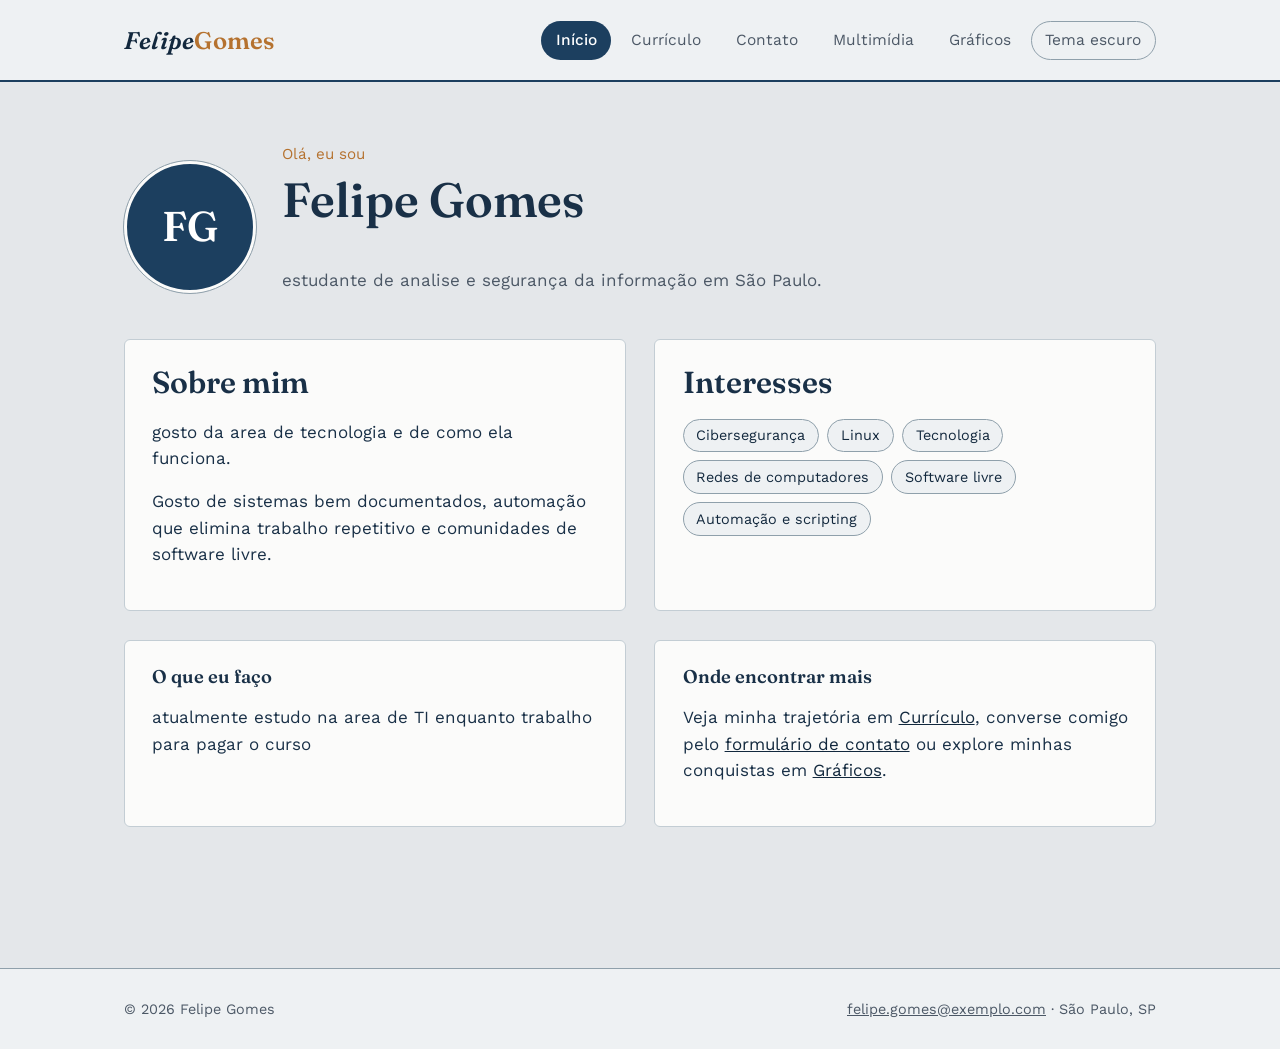
<file: index.html>
<!DOCTYPE html>
<html lang="pt-BR">
<head>
  <meta charset="UTF-8">
  <meta name="viewport" content="width=device-width, initial-scale=1.0">
  <title>Felipe Gomes — Início</title>
  <meta name="description" content="Site pessoal de Felipe Gomes, analista de segurança da informação e entusiasta de Linux e tecnologia.">
  <link rel="stylesheet" href="css/estilos.css">
  <script src="js/scripts.js"></script>
</head>
<body>
  <a class="skip-link" href="#conteudo">Pular para o conteúdo</a>

  <header class="site-header">
    <div class="header-inner">
      <a class="wordmark" href="index.html">Felipe<span>Gomes</span></a>
      <nav class="main-nav" aria-label="Menu principal">
        <ul>
          <li><a href="index.html">Início</a></li>
          <li><a href="curriculo.html">Currículo</a></li>
          <li><a href="formulario.html">Contato</a></li>
          <li><a href="multimidia.html">Multimídia</a></li>
          <li><a href="graficos.html">Gráficos</a></li>
          <li><button type="button" class="theme-toggle" id="theme-toggle" aria-pressed="false">Tema escuro</button></li>
        </ul>
      </nav>
    </div>
  </header>

  <main id="conteudo">
    <section class="page-hero page-hero--flush">
      <div class="identity-row">
        <div class="avatar" role="img" aria-label="Avatar com as iniciais FG">FG</div>
        <div>
          <p class="kicker">Olá, eu sou</p>
          <h1>Felipe Gomes</h1>
          <p class="lead">estudante de analise e segurança da informação em São Paulo.</p>
        </div>
      </div>
    </section>

    <div class="card-grid">
      <section class="card">
        <h2>Sobre mim</h2>
        <p>
          gosto da area de tecnologia e de como ela funciona.
        </p>
        <p>
          Gosto de sistemas bem documentados, automação que elimina trabalho
          repetitivo e comunidades de software livre.
        </p>
      </section>

      <section class="card">
        <h2>Interesses</h2>
        <ul class="tag-list">
          <li>Cibersegurança</li>
          <li>Linux</li>
          <li>Tecnologia</li>
          <li>Redes de computadores</li>
          <li>Software livre</li>
          <li>Automação e scripting</li>
        </ul>
      </section>

      <section class="card">
        <h3>O que eu faço</h3>
        <p>
          atualmente estudo na area de TI enquanto trabalho para pagar o curso
        </p>
      </section>

      <section class="card">
        <h3>Onde encontrar mais</h3>
        <p>
          Veja minha trajetória em <a href="curriculo.html">Currículo</a>,
          converse comigo pelo <a href="formulario.html">formulário de contato</a>
          ou explore minhas conquistas em <a href="graficos.html">Gráficos</a>.
        </p>
      </section>
    </div>
  </main>

  <footer class="site-footer">
    <div class="footer-inner">
      <span>&copy; 2026 Felipe Gomes</span>
      <span><a href="mailto:felipe.gomes@exemplo.com">felipe.gomes@exemplo.com</a> · São Paulo, SP</span>
    </div>
  </footer>

</body>
</html>
</file>
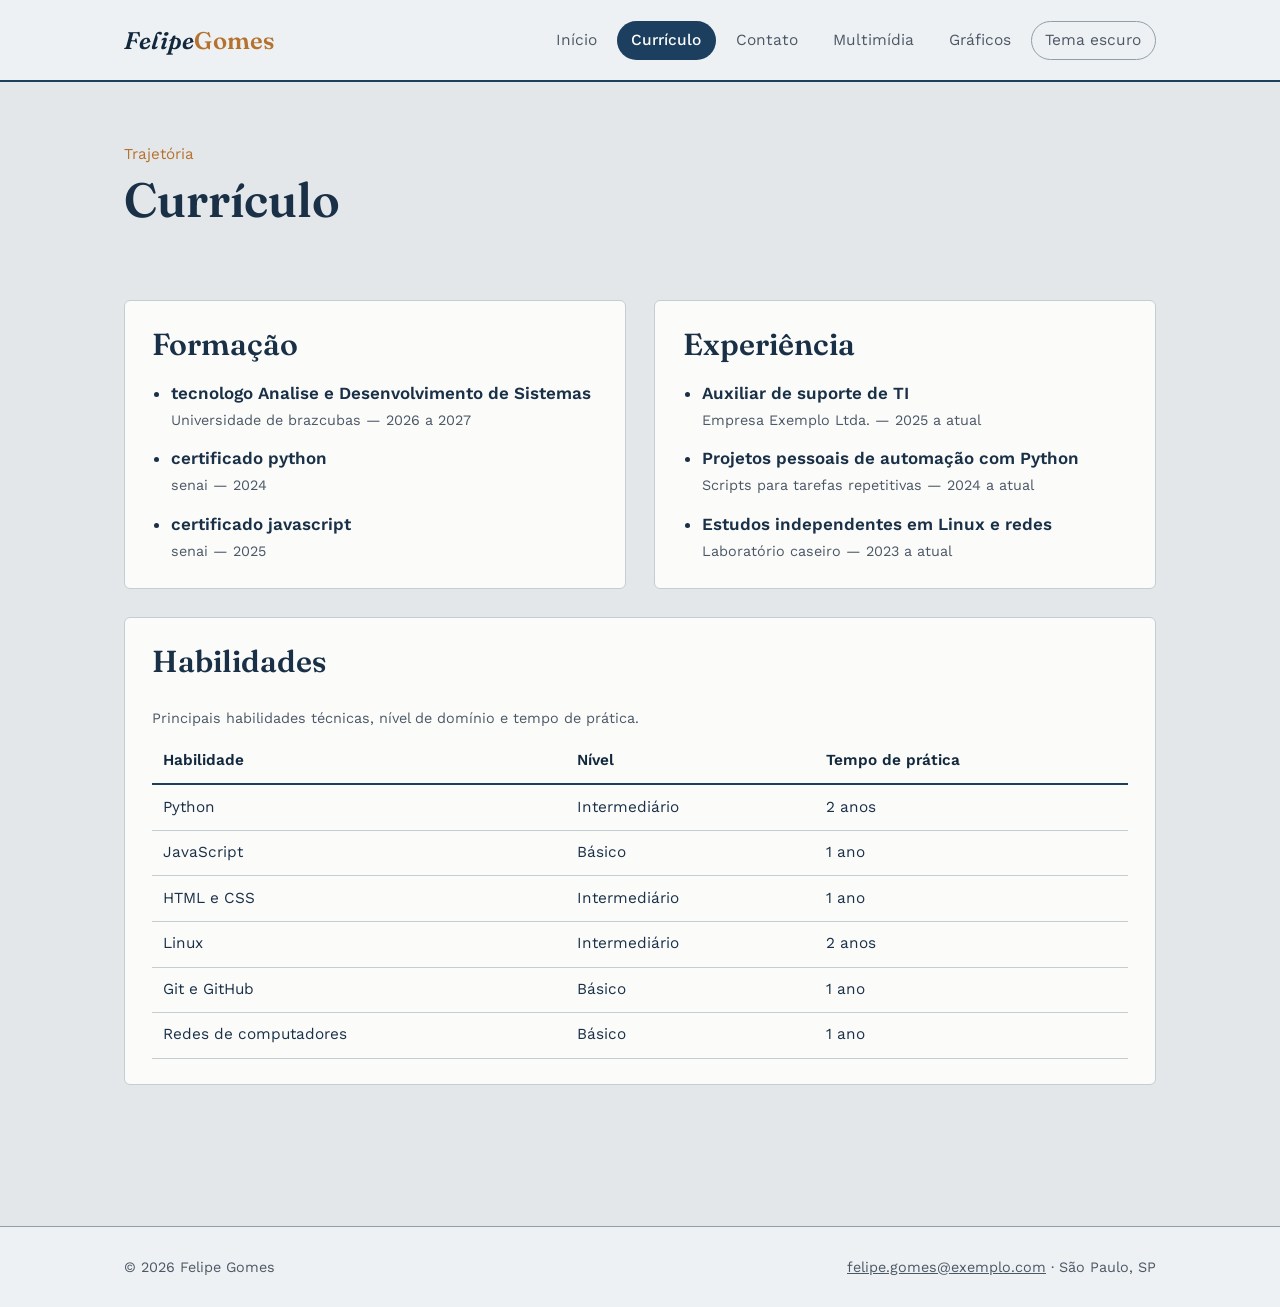
<file: curriculo.html>
<!DOCTYPE html>
<html lang="pt-BR">
<head>
  <meta charset="UTF-8">
  <meta name="viewport" content="width=device-width, initial-scale=1.0">
  <title>Felipe Gomes — Currículo</title>
  <link rel="stylesheet" href="css/estilos.css">
  <script src="js/scripts.js"></script>
</head>
<body>
  <a class="skip-link" href="#conteudo">Pular para o conteúdo</a>

  <header class="site-header">
    <div class="header-inner">
      <a class="wordmark" href="index.html">Felipe<span>Gomes</span></a>
      <nav class="main-nav" aria-label="Menu principal">
        <ul>
          <li><a href="index.html">Início</a></li>
          <li><a href="curriculo.html">Currículo</a></li>
          <li><a href="formulario.html">Contato</a></li>
          <li><a href="multimidia.html">Multimídia</a></li>
          <li><a href="graficos.html">Gráficos</a></li>
          <li><button type="button" class="theme-toggle" id="theme-toggle" aria-pressed="false">Tema escuro</button></li>
        </ul>
      </nav>
    </div>
  </header>

  <main id="conteudo">
    <section class="page-hero">
      <p class="kicker">Trajetória</p>
      <h1>Currículo</h1>
    </section>

    <div class="card-grid">
      <section class="card">
        <h2>Formação</h2>
        <ul class="plain-list">
          <li>
            <span class="entry-title">tecnologo Analise e Desenvolvimento de Sistemas</span>
            <span class="entry-meta">Universidade de brazcubas — 2026 a 2027</span>
          </li>
          <li>
            <span class="entry-title">certificado python</span>
            <span class="entry-meta">senai — 2024</span>
          </li>
          <li>
            <span class="entry-title">certificado javascript</span>
            <span class="entry-meta">senai — 2025</span>
          </li>
        </ul>
      </section>

      <section class="card">
        <h2>Experiência</h2>
        <ul class="plain-list">
          <li>
            <span class="entry-title">Auxiliar de suporte de TI</span>
            <span class="entry-meta">Empresa Exemplo Ltda. — 2025 a atual</span>
          </li>
          <li>
            <span class="entry-title">Projetos pessoais de automação com Python</span>
            <span class="entry-meta">Scripts para tarefas repetitivas — 2024 a atual</span>
          </li>
          <li>
            <span class="entry-title">Estudos independentes em Linux e redes</span>
            <span class="entry-meta">Laboratório caseiro — 2023 a atual</span>
          </li>
        </ul>
      </section>

      <section class="card wide">
        <h2>Habilidades</h2>
        <div class="table-wrap">
          <table>
            <caption>Principais habilidades técnicas, nível de domínio e tempo de prática.</caption>
            <thead>
              <tr>
                <th scope="col">Habilidade</th>
                <th scope="col">Nível</th>
                <th scope="col">Tempo de prática</th>
              </tr>
            </thead>
            <tbody>
              <tr>
                <td>Python</td>
                <td>Intermediário</td>
                <td>2 anos</td>
              </tr>
              <tr>
                <td>JavaScript</td>
                <td>Básico</td>
                <td>1 ano</td>
              </tr>
              <tr>
                <td>HTML e CSS</td>
                <td>Intermediário</td>
                <td>1 ano</td>
              </tr>
              <tr>
                <td>Linux</td>
                <td>Intermediário</td>
                <td>2 anos</td>
              </tr>
              <tr>
                <td>Git e GitHub</td>
                <td>Básico</td>
                <td>1 ano</td>
              </tr>
              <tr>
                <td>Redes de computadores</td>
                <td>Básico</td>
                <td>1 ano</td>
              </tr>
            </tbody>
          </table>
        </div>
      </section>
    </div>
  </main>

  <footer class="site-footer">
    <div class="footer-inner">
      <span>&copy; 2026 Felipe Gomes</span>
      <span><a href="mailto:felipe.gomes@exemplo.com">felipe.gomes@exemplo.com</a> · São Paulo, SP</span>
    </div>
  </footer>

</body>
</html>
</file>
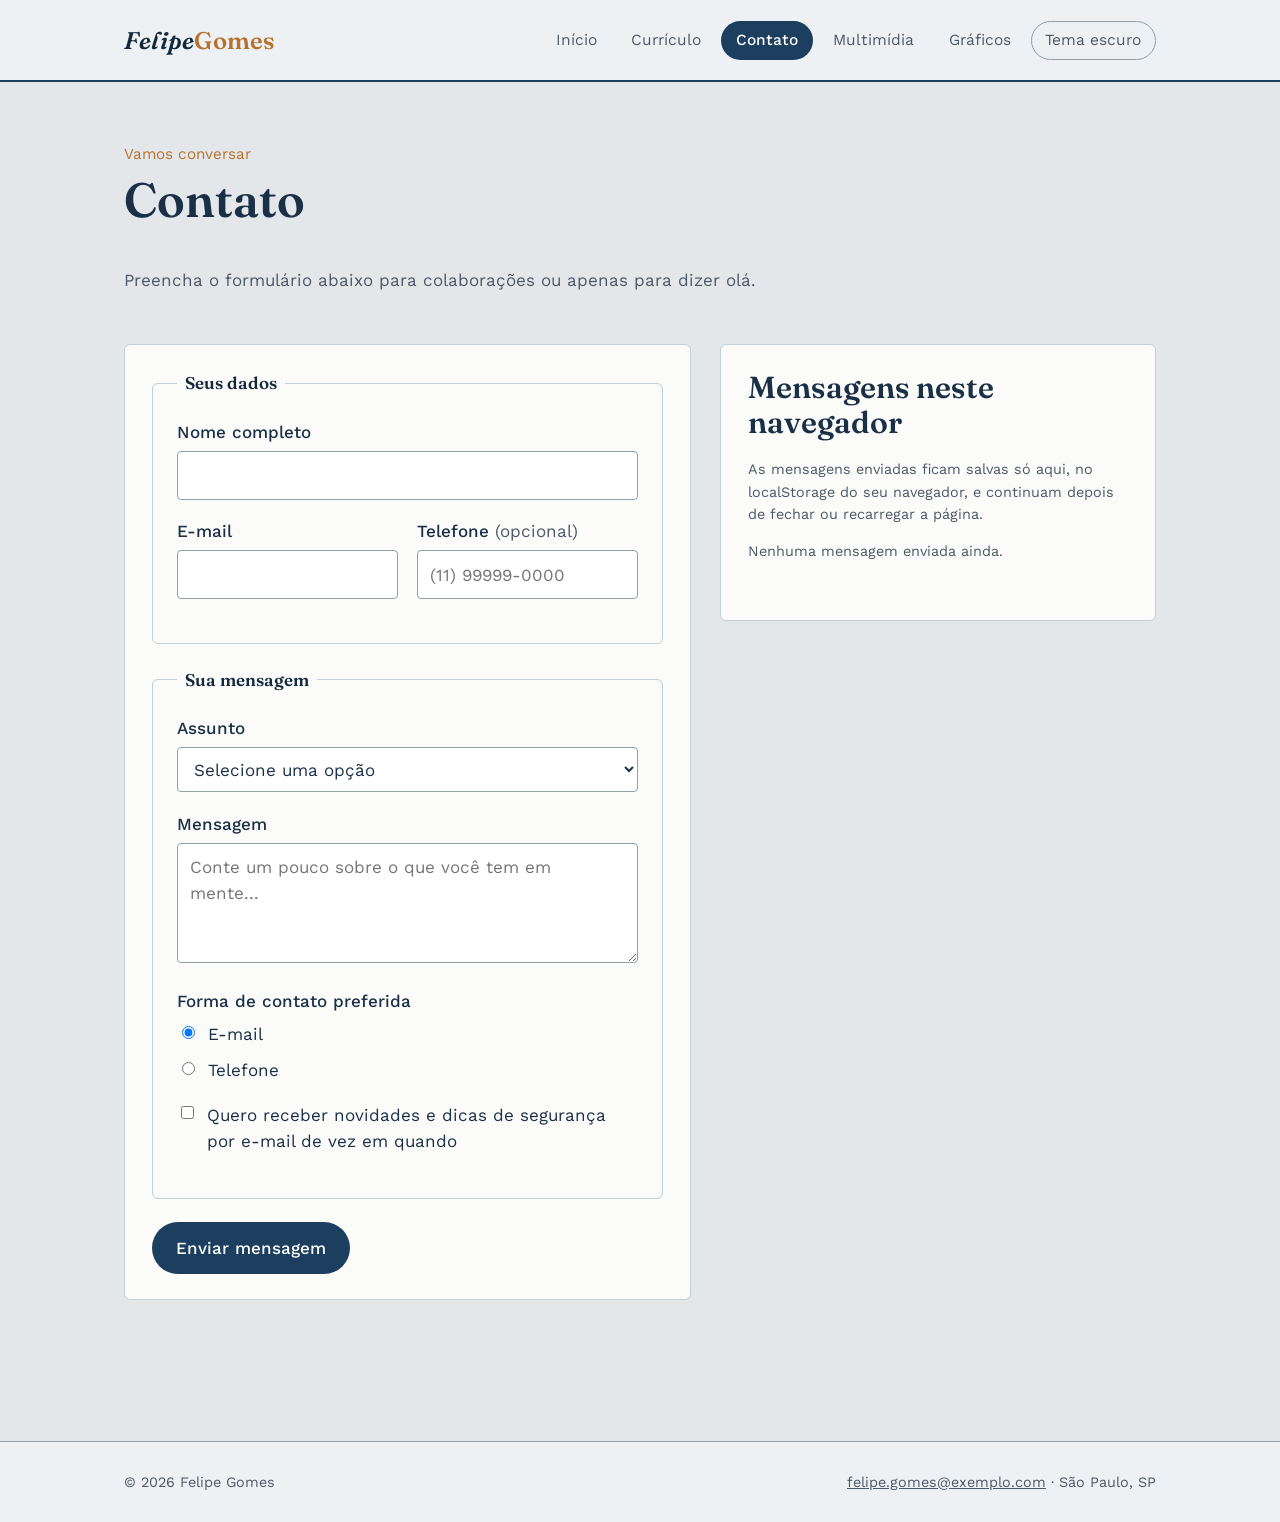
<file: formulario.html>
<!DOCTYPE html>
<html lang="pt-BR">
<head>
  <meta charset="UTF-8">
  <meta name="viewport" content="width=device-width, initial-scale=1.0">
  <title>Felipe Gomes — Contato</title>
  <link rel="stylesheet" href="css/estilos.css">
  <script src="js/scripts.js"></script>
</head>
<body>
  <a class="skip-link" href="#conteudo">Pular para o conteúdo</a>

  <header class="site-header">
    <div class="header-inner">
      <a class="wordmark" href="index.html">Felipe<span>Gomes</span></a>
      <nav class="main-nav" aria-label="Menu principal">
        <ul>
          <li><a href="index.html">Início</a></li>
          <li><a href="curriculo.html">Currículo</a></li>
          <li><a href="formulario.html">Contato</a></li>
          <li><a href="multimidia.html">Multimídia</a></li>
          <li><a href="graficos.html">Gráficos</a></li>
          <li><button type="button" class="theme-toggle" id="theme-toggle" aria-pressed="false">Tema escuro</button></li>
        </ul>
      </nav>
    </div>
  </header>

  <main id="conteudo">
    <section class="page-hero">
      <p class="kicker">Vamos conversar</p>
      <h1>Contato</h1>
      <p class="lead">Preencha o formulário abaixo para colaborações ou apenas para dizer olá.</p>
    </section>

    <div class="form-layout">
    <section class="card">
      <form id="contact-form" novalidate>
        <fieldset>
          <legend>Seus dados</legend>

          <div class="field">
            <label for="nome">Nome completo</label>
            <input type="text" id="nome" name="nome" required autocomplete="name" aria-describedby="erro-nome">
            <p class="field-error" id="erro-nome"></p>
          </div>

          <div class="field-grid">
            <div class="field">
              <label for="email">E-mail</label>
              <input type="email" id="email" name="email" required autocomplete="email" aria-describedby="erro-email">
              <p class="field-error" id="erro-email"></p>
            </div>

            <div class="field">
              <label for="telefone">Telefone <span class="optional">(opcional)</span></label>
              <input type="tel" id="telefone" name="telefone" autocomplete="tel" placeholder="(11) 99999-0000" aria-describedby="erro-telefone">
              <p class="field-error" id="erro-telefone"></p>
            </div>
          </div>
        </fieldset>

        <fieldset>
          <legend>Sua mensagem</legend>

          <div class="field">
            <label for="assunto">Assunto</label>
            <select id="assunto" name="assunto" required aria-describedby="erro-assunto">
              <option value="">Selecione uma opção</option>
              <option value="orcamento">Proposta de colaboração</option>
              <option value="colaboracao">Apenas dizer olá</option>
              <option value="consultoria">Dúvidas sobre TI e segurança</option>
              <option value="outro">Outro assunto</option>
            </select>
            <p class="field-error" id="erro-assunto"></p>
          </div>

          <div class="field">
            <label for="mensagem">Mensagem</label>
            <textarea id="mensagem" name="mensagem" required minlength="10" aria-describedby="erro-mensagem"
              placeholder="Conte um pouco sobre o que você tem em mente..."></textarea>
            <p class="field-error" id="erro-mensagem"></p>
          </div>

          <div class="field">
            <span class="field-label">Forma de contato preferida</span>
            <div class="radio-row">
              <input type="radio" id="contato-email" name="preferencia" value="email" checked>
              <label for="contato-email">E-mail</label>
            </div>
            <div class="radio-row">
              <input type="radio" id="contato-telefone" name="preferencia" value="telefone">
              <label for="contato-telefone">Telefone</label>
            </div>
          </div>

          <div class="field">
            <div class="checkbox-row">
              <input type="checkbox" id="newsletter" name="newsletter">
              <label for="newsletter">Quero receber novidades e dicas de segurança por e-mail de vez em quando</label>
            </div>
          </div>
        </fieldset>

        <button type="submit" class="btn">Enviar mensagem</button>
        <p id="form-status" class="form-status" role="status" tabindex="-1"></p>
      </form>
    </section>

    <section class="card" aria-labelledby="titulo-historico">
      <h2 id="titulo-historico">Mensagens neste navegador</h2>
      <p class="media-caption">
        As mensagens enviadas ficam salvas só aqui, no localStorage do seu navegador, e continuam
        depois de fechar ou recarregar a página.
      </p>
      <p id="sem-mensagens" class="media-caption">Nenhuma mensagem enviada ainda.</p>
      <ul id="lista-mensagens" class="message-list"></ul>
      <button type="button" id="limpar-mensagens" class="btn btn-secondary btn-small" hidden>Apagar todas</button>
    </section>
    </div>
  </main>

  <footer class="site-footer">
    <div class="footer-inner">
      <span>&copy; 2026 Felipe Gomes</span>
      <span><a href="mailto:felipe.gomes@exemplo.com">felipe.gomes@exemplo.com</a> · São Paulo, SP</span>
    </div>
  </footer>

</body>
</html>
</file>
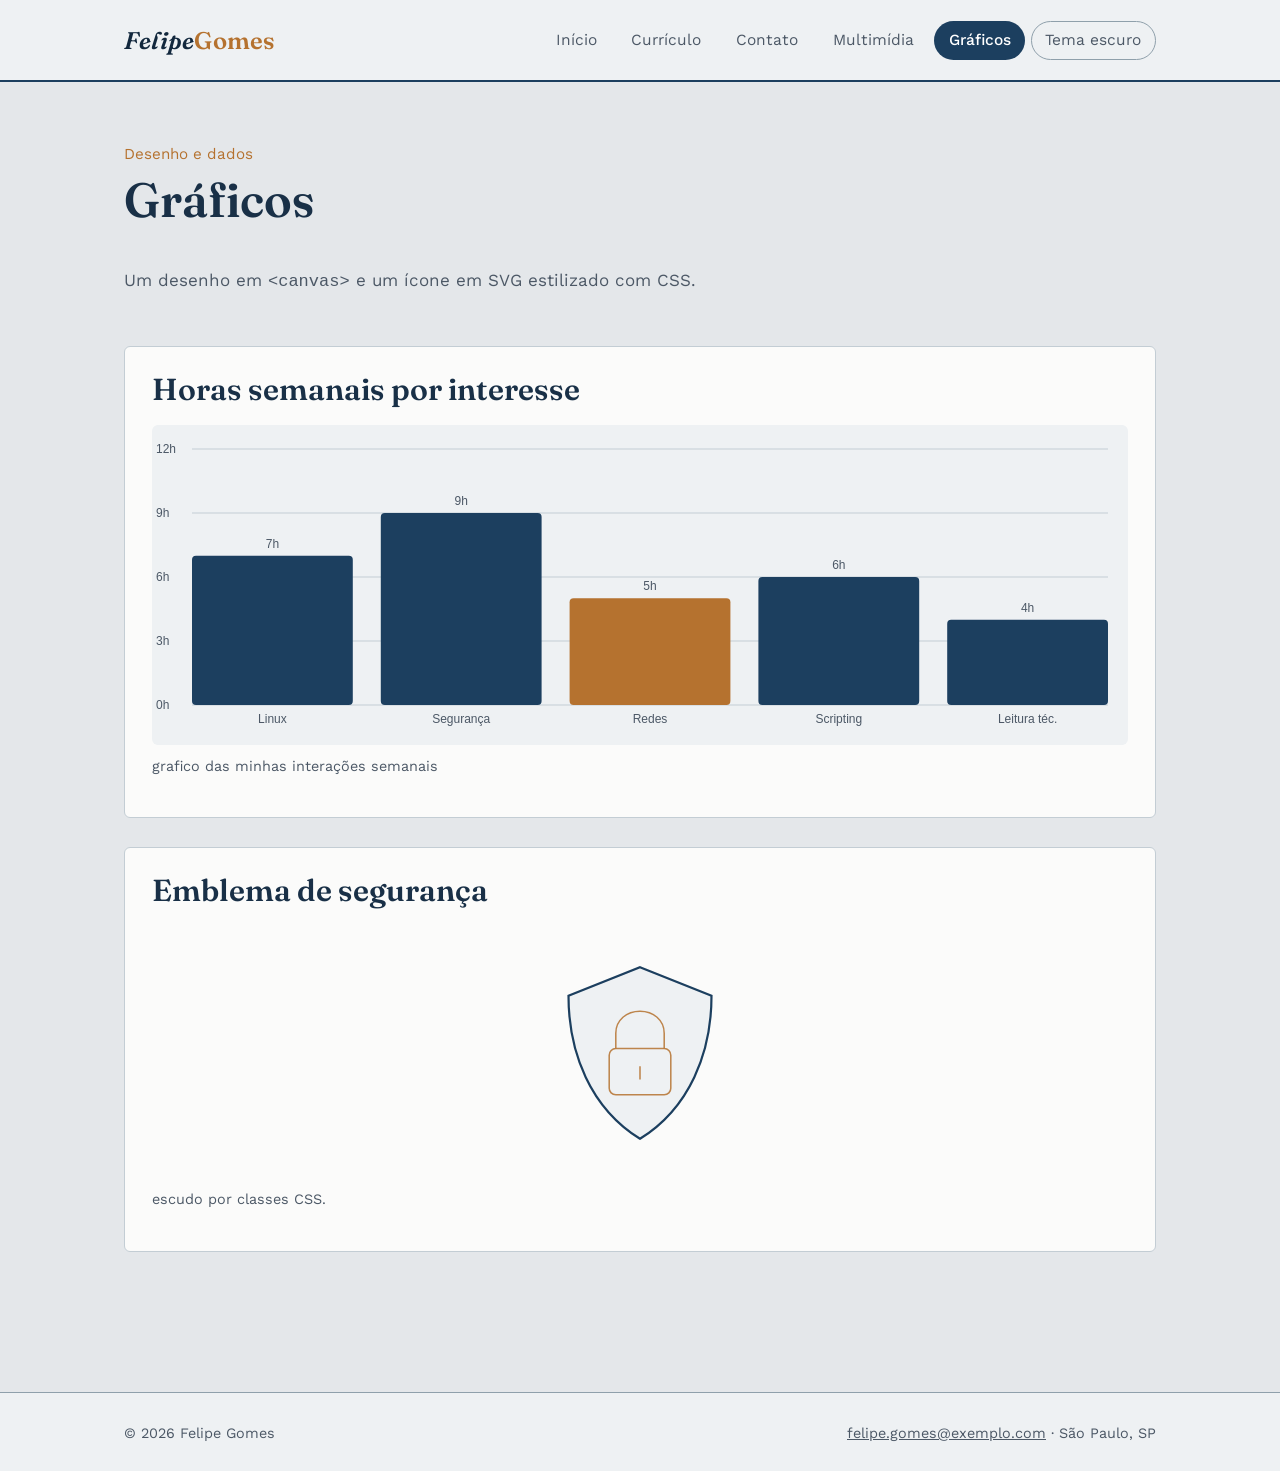
<file: graficos.html>
<!DOCTYPE html>
<html lang="pt-BR">
<head>
  <meta charset="UTF-8">
  <meta name="viewport" content="width=device-width, initial-scale=1.0">
  <title>Felipe Gomes — Gráficos</title>
  <link rel="stylesheet" href="css/estilos.css">
  <script src="js/scripts.js"></script>
</head>
<body>
  <a class="skip-link" href="#conteudo">Pular para o conteúdo</a>

  <header class="site-header">
    <div class="header-inner">
      <a class="wordmark" href="index.html">Felipe<span>Gomes</span></a>
      <nav class="main-nav" aria-label="Menu principal">
        <ul>
          <li><a href="index.html">Início</a></li>
          <li><a href="curriculo.html">Currículo</a></li>
          <li><a href="formulario.html">Contato</a></li>
          <li><a href="multimidia.html">Multimídia</a></li>
          <li><a href="graficos.html">Gráficos</a></li>
          <li><button type="button" class="theme-toggle" id="theme-toggle" aria-pressed="false">Tema escuro</button></li>
        </ul>
      </nav>
    </div>
  </header>

  <main id="conteudo">
    <section class="page-hero">
      <p class="kicker">Desenho e dados</p>
      <h1>Gráficos</h1>
      <p class="lead">Um desenho em <code>&lt;canvas&gt;</code> e um ícone em SVG estilizado com CSS.</p>
    </section>

    <div class="card-grid">
      <section class="card wide">
        <h2>Horas semanais por interesse</h2>
        <canvas id="hobby-chart" width="640" height="320" role="img"
          aria-label="Gráfico de barras: Linux 7 horas, cibersegurança 9 horas, redes 5 horas, scripting 6 horas, leitura técnica 4 horas"></canvas>
        <p class="media-caption">grafico das minhas interações semanais</p>
      </section>

      <section class="card wide">
        <h2>Emblema de segurança</h2>
        <div class="svg-wrap">
          <svg class="botanical" viewBox="0 0 200 200" xmlns="http://www.w3.org/2000/svg" role="img" aria-label="Ilustração de um escudo com um cadeado, representando segurança">
            <path class="leaf" d="M100 22 L165 48 C165 100, 145 150, 100 178 C55 150, 35 100, 35 48 Z" />
            <path class="vein" d="M78 96 L78 82 C78 70, 88 62, 100 62 C112 62, 122 70, 122 82 L122 96" />
            <rect class="vein" x="72" y="96" width="56" height="42" rx="6" />
            <path class="vein" d="M100 112 L100 124" />
          </svg>
        </div>
        <p class="media-caption">escudo por classes CSS.</p>
      </section>
    </div>
  </main>

  <footer class="site-footer">
    <div class="footer-inner">
      <span>&copy; 2026 Felipe Gomes</span>
      <span><a href="mailto:felipe.gomes@exemplo.com">felipe.gomes@exemplo.com</a> · São Paulo, SP</span>
    </div>
  </footer>

</body>
</html>
</file>
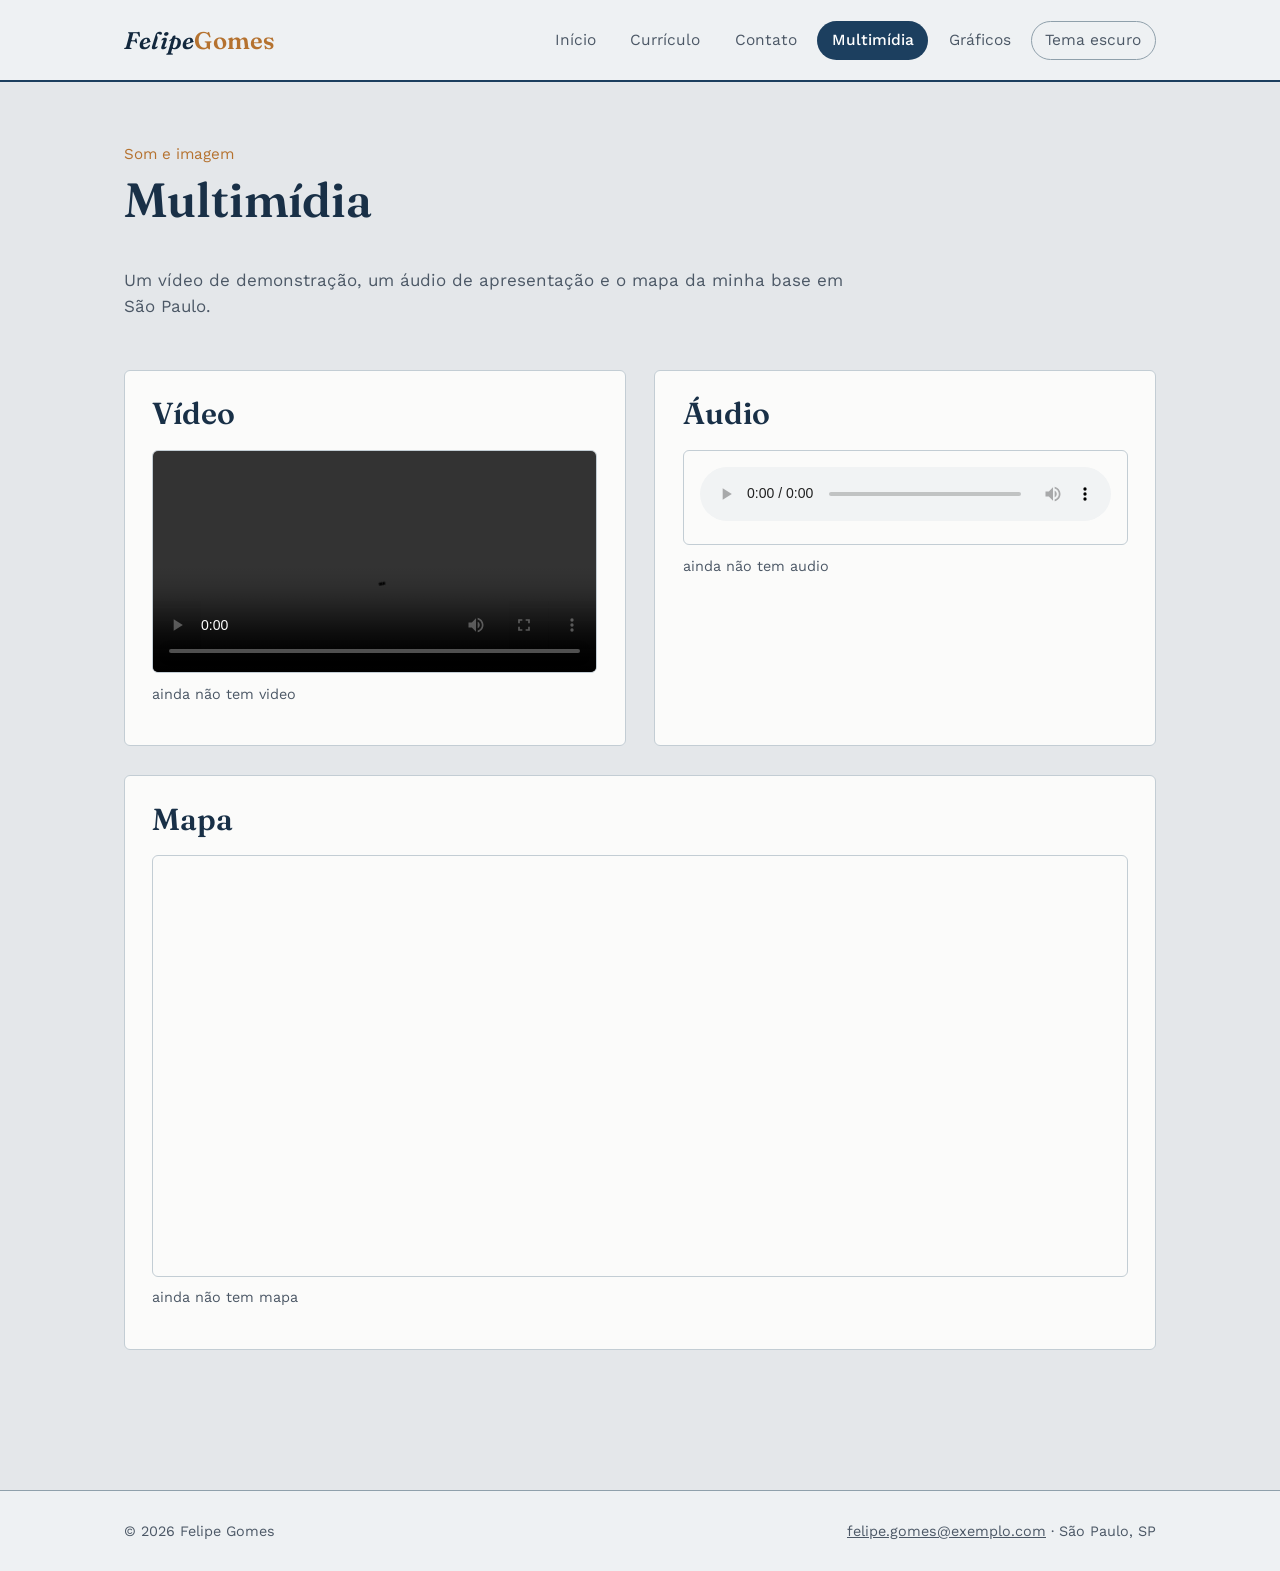
<file: multimidia.html>
<!DOCTYPE html>
<html lang="pt-BR">
<head>
  <meta charset="UTF-8">
  <meta name="viewport" content="width=device-width, initial-scale=1.0">
  <title>Felipe Gomes — Multimídia</title>
  <link rel="stylesheet" href="css/estilos.css">
  <script src="js/scripts.js"></script>
</head>
<body>
  <a class="skip-link" href="#conteudo">Pular para o conteúdo</a>

  <header class="site-header">
    <div class="header-inner">
      <a class="wordmark" href="index.html">Felipe<span>Gomes</span></a>
      <nav class="main-nav" aria-label="Menu principal">
        <ul>
          <li><a href="index.html">Início</a></li>
          <li><a href="curriculo.html">Currículo</a></li>
          <li><a href="formulario.html">Contato</a></li>
          <li><a href="multimidia.html">Multimídia</a></li>
          <li><a href="graficos.html">Gráficos</a></li>
          <li><button type="button" class="theme-toggle" id="theme-toggle" aria-pressed="false">Tema escuro</button></li>
        </ul>
      </nav>
    </div>
  </header>

  <main id="conteudo">
    <section class="page-hero">
      <p class="kicker">Som e imagem</p>
      <h1>Multimídia</h1>
      <p class="lead">Um vídeo de demonstração, um áudio de apresentação e o mapa da minha base em São Paulo.</p>
    </section>

    <div class="card-grid">
      <section class="card">
        <h2>Vídeo</h2>
        <div class="media-frame">
          <video controls preload="metadata" poster="">
            <source src="" type="video/mp4">
            Seu navegador não suporta o elemento de vídeo.
          </video>
        </div>
        <p class="media-caption">
          ainda não tem video
        </p>
      </section>

      <section class="card">
        <h2>Áudio</h2>
        <div class="media-frame media-frame--audio">
          <audio controls preload="metadata">
            <source src="" type="audio/mpeg">
            Seu navegador não suporta o elemento de áudio.
          </audio>
        </div>
        <p class="media-caption">
          ainda não tem audio
        </p>
      </section>

      <section class="card wide">
        <h2>Mapa</h2>
        <div class="media-frame">
          <iframe
            class="map-frame"
            title="Mapa de São Paulo, SP"
            src=""
            loading="lazy">
          </iframe>
        </div>
        <p class="media-caption">
          ainda não tem mapa
        </p>
      </section>
    </div>
  </main>

  <footer class="site-footer">
    <div class="footer-inner">
      <span>&copy; 2026 Felipe Gomes</span>
      <span><a href="mailto:felipe.gomes@exemplo.com">felipe.gomes@exemplo.com</a> · São Paulo, SP</span>
    </div>
  </footer>

</body>
</html>
</file>
<file: css/estilos.css>
/* =========================================================
   Felipe Gomes — site pessoal (CP2: responsivo, mobile-first)
   Paleta: azul escuro + ocre queimado sobre papel acinzentado
   Tipografia: Fraunces (títulos) + Work Sans (texto)

   Estratégia: os estilos base abaixo valem para celulares.
   Telas maiores recebem ajustes via @media (min-width: ...):
     - 640px  -> tablets / celulares na horizontal
     - 960px  -> desktops
   ========================================================= */

@import url('https://fonts.googleapis.com/css2?family=Fraunces:ital,opsz,wght@0,9..144,400;0,9..144,600;1,9..144,500&family=Work+Sans:wght@400;500;600&display=swap');

:root {
  --paper: #e4e7ea;
  --paper-warm: #eef1f3;
  --ink: #193047;
  --ink-soft: #4c5866;
  --accent: #1c3f5f;
  --accent-deep: #12283d;
  --ochre: #b5722f;
  --card: #fbfbfa;
  --line: #c3cdd4;
  --line-strong: #8fa0ab;
  --radius: 6px;
  --measure: 68ch;
  --page-width: 1080px;
  --accent-hover: #12283d;
  --field-bg: #ffffff;
  --danger: #b3261e;
}

/* ---------- Tema escuro: só troca os valores das variáveis ---------- */
:root[data-theme="dark"] {
  --paper: #0e1a26;
  --paper-warm: #15263a;
  --ink: #e6edf3;
  --ink-soft: #a9b8c6;
  --accent: #2f6ea3;
  --accent-deep: #9cc7ee;
  --accent-hover: #25587f;
  --ochre: #e0a259;
  --card: #1a2c41;
  --line: #2d4359;
  --line-strong: #5d778e;
  --field-bg: #0e1a26;
  --danger: #ff8a80;
}

* { box-sizing: border-box; }

html { scroll-behavior: smooth; }

body {
  margin: 0;
  background: var(--paper);
  color: var(--ink);
  font-family: 'Work Sans', sans-serif;
  font-size: 1rem;
  line-height: 1.55;
}

/* ---------- Imagens e mídias responsivas ---------- */
img,
svg,
video,
canvas,
iframe {
  max-width: 100%;
}

img,
svg,
video,
canvas {
  height: auto;
}

img,
video { display: block; }

a { color: var(--accent-deep); }
a:hover { color: var(--ochre); }

h1, h2, h3 {
  font-family: 'Fraunces', serif;
  font-weight: 600;
  color: var(--ink);
  line-height: 1.15;
  margin-top: 0;
}

h1 { font-size: 2rem; }
h2 { font-size: 1.4rem; margin-bottom: 0.6em; }
h3 { font-size: 1.1rem; margin-bottom: 0.4em; }

p { max-width: var(--measure); }

/* ---------- Skip link ---------- */
.skip-link {
  position: absolute;
  left: -999px;
  top: 0;
  background: var(--accent);
  color: #fff;
  padding: 0.6em 1em;
  z-index: 100;
}
.skip-link:focus {
  left: 1rem;
  top: 1rem;
}

/* ---------- Cabeçalho / menu (Flexbox) ---------- */
.site-header {
  border-bottom: 2px solid var(--accent);
  background: var(--paper-warm);
}

/* Mobile: logo em cima, menu embaixo */
.header-inner {
  max-width: var(--page-width);
  margin: 0 auto;
  padding: 1rem;
  display: flex;
  flex-direction: column;
  align-items: flex-start;
  gap: 0.7rem;
}

.wordmark {
  font-family: 'Fraunces', serif;
  font-weight: 600;
  font-style: italic;
  font-size: 1.4rem;
  color: var(--accent-deep);
  text-decoration: none;
  letter-spacing: 0.01em;
}
.wordmark:hover { color: var(--ochre); }
.wordmark span { color: var(--ochre); font-style: normal; }

.main-nav ul {
  list-style: none;
  display: flex;
  flex-wrap: wrap;
  gap: 0.35rem;
  margin: 0;
  padding: 0;
}

.main-nav a {
  display: inline-block;
  padding: 0.5rem 0.8rem;
  color: var(--ink-soft);
  text-decoration: none;
  font-size: 0.95rem;
  border-radius: 999px;
  border: 1px solid transparent;
  transition: border-color 0.15s ease, color 0.15s ease, background 0.15s ease;
}

.main-nav a:hover {
  border-color: var(--line-strong);
  color: var(--accent-deep);
}

.main-nav a[aria-current="page"] {
  background: var(--accent);
  color: #fff;
  font-weight: 500;
}

/* ---------- Layout base ---------- */
main {
  max-width: var(--page-width);
  margin: 0 auto;
  padding: 0.5rem 1rem 3rem;
}

.page-hero {
  padding: 1.6rem 0 0.3rem;
}

.page-hero--flush { padding-bottom: 0; }

.kicker {
  color: var(--ochre);
  font-size: 0.95rem;
  margin: 0 0 0.3rem;
}

.lead {
  color: var(--ink-soft);
  margin-top: 0.4rem;
}

/* ---------- Grid de cards ---------- */
/* Mobile: 1 coluna */
.card-grid {
  display: grid;
  grid-template-columns: minmax(0, 1fr);
  gap: 1rem;
  margin: 1.4rem 0;
}

.card {
  background: var(--card);
  border: 1px solid var(--line);
  border-radius: var(--radius);
  padding: 1.2rem;
}

.card h2, .card h3 { margin-top: 0; }

.card.wide { grid-column: 1 / -1; }

.card-solo {
  background: var(--card);
  border: 1px solid var(--line);
  border-radius: var(--radius);
  padding: 1.2rem;
  margin: 1.4rem 0;
}


/* ---------- Identidade (index) — Flexbox ---------- */
.identity-row {
  display: flex;
  flex-direction: column;
  align-items: flex-start;
  gap: 1rem;
  margin-bottom: 1rem;
}

.avatar {
  width: 96px;
  height: 96px;
  border-radius: 50%;
  background: var(--accent);
  color: #fff;
  display: flex;
  align-items: center;
  justify-content: center;
  font-family: 'Fraunces', serif;
  font-size: 2rem;
  font-weight: 600;
  border: 3px solid var(--card);
  outline: 1px solid var(--line-strong);
  flex-shrink: 0;
}

.tag-list {
  list-style: none;
  display: flex;
  flex-wrap: wrap;
  gap: 0.5rem;
  padding: 0;
  margin: 0.8rem 0 0;
}

.tag-list li {
  border: 1px solid var(--line-strong);
  color: var(--accent-deep);
  padding: 0.3rem 0.8rem;
  border-radius: 999px;
  font-size: 0.9rem;
  background: var(--paper-warm);
}

/* ---------- Listas ---------- */
.plain-list {
  padding-left: 1.2rem;
  margin: 0.6rem 0 0;
}
.plain-list li { margin-bottom: 0.9rem; }
.plain-list li:last-child { margin-bottom: 0; }

.entry-title {
  font-weight: 600;
  color: var(--ink);
}
.entry-meta {
  display: block;
  font-size: 0.9rem;
  color: var(--ink-soft);
  margin-top: 0.15rem;
}

/* ---------- Tabela ---------- */
/* Em telas estreitas a tabela rola na horizontal dentro do card */
.table-wrap {
  overflow-x: auto;
}

table {
  width: 100%;
  border-collapse: collapse;
  margin-top: 0.6rem;
  font-size: 0.9rem;
}

caption {
  text-align: left;
  color: var(--ink-soft);
  margin-bottom: 0.6rem;
  font-size: 0.9rem;
}

th, td {
  text-align: left;
  padding: 0.55rem 0.5rem;
  border-bottom: 1px solid var(--line);
}

thead th {
  border-bottom: 2px solid var(--accent);
  color: var(--accent-deep);
  font-weight: 600;
}

tbody tr:hover { background: var(--paper-warm); }

/* ---------- Formulário ---------- */
fieldset {
  min-width: 0;
  border: 1px solid var(--line);
  border-radius: var(--radius);
  padding: 1rem;
  margin: 0 0 1.4rem;
}

legend {
  font-family: 'Fraunces', serif;
  font-weight: 600;
  padding: 0 0.5rem;
  color: var(--accent-deep);
}

.field { margin-bottom: 1.15rem; }

.field label {
  display: block;
  font-weight: 500;
  margin-bottom: 0.35rem;
}

.field-label {
  display: block;
  font-weight: 500;
  margin-bottom: 0.4rem;
}

.optional {
  font-weight: 400;
  color: var(--ink-soft);
}

/* Grid do formulário: 1 coluna no mobile, 2 colunas em telas maiores */
.field-grid {
  display: grid;
  grid-template-columns: minmax(0, 1fr);
  column-gap: 1.2rem;
}

input[type="text"],
input[type="email"],
input[type="tel"],
select,
textarea {
  width: 100%;
  font: inherit;
  padding: 0.65rem 0.75rem;
  border: 1px solid var(--line-strong);
  border-radius: 4px;
  background: var(--field-bg);
  color: var(--ink);
}

input:focus, select:focus, textarea:focus, a:focus, button:focus {
  outline: 2px solid var(--ochre);
  outline-offset: 2px;
}

textarea { resize: vertical; min-height: 120px; }

.radio-row, .checkbox-row {
  display: flex;
  align-items: flex-start;
  gap: 0.6rem;
  margin-bottom: 0.6rem;
  font-weight: 400;
}
.radio-row input, .checkbox-row input { margin-top: 0.3rem; }
.radio-row label, .checkbox-row label { display: inline; font-weight: 400; margin: 0; }

.btn {
  display: block;
  width: 100%;
  background: var(--accent);
  color: #fff;
  border: none;
  padding: 0.8rem 1.5rem;
  border-radius: 999px;
  font: inherit;
  font-weight: 500;
  cursor: pointer;
  transition: background 0.15s ease;
}
.btn:hover { background: var(--accent-hover); }

.form-status {
  margin-top: 1.1rem;
  padding: 0.85rem 1rem;
  border-radius: var(--radius);
  border: 1px solid var(--accent);
  background: var(--paper-warm);
  color: var(--accent-deep);
  display: none;
}
.form-status.visible { display: block; }

/* ---------- Multimídia ---------- */
.media-frame {
  width: 100%;
  border-radius: var(--radius);
  overflow: hidden;
  border: 1px solid var(--line);
}

.media-frame--audio { padding: 1rem; }

video,
iframe.map-frame {
  width: 100%;
  display: block;
  border: none;
}

iframe.map-frame { height: 260px; }

audio { width: 100%; }

.media-caption {
  font-size: 0.9rem;
  color: var(--ink-soft);
  margin-top: 0.6rem;
}

/* ---------- Gráficos ---------- */
canvas {
  display: block;
  width: 100%;
  background: var(--paper-warm);
  border-radius: var(--radius);
}

.svg-wrap {
  display: flex;
  align-items: center;
  justify-content: center;
  padding: 1rem 0;
}

.botanical {
  width: 100%;
  max-width: 160px;
  height: auto;
}

.leaf {
  fill: var(--paper-warm);
  stroke: var(--accent);
  stroke-width: 2;
  transition: fill 0.25s ease, transform 0.25s ease;
  transform-origin: center;
}
.botanical:hover .leaf {
  fill: var(--accent);
  transform: scale(1.04) rotate(-2deg);
}
.vein { stroke: var(--ochre); stroke-width: 1.4; fill: none; opacity: 0.85; }

/* ---------- Rodapé (Flexbox) ---------- */
.site-footer {
  border-top: 1px solid var(--line-strong);
  background: var(--paper-warm);
  margin-top: 2rem;
}

.footer-inner {
  max-width: var(--page-width);
  margin: 0 auto;
  padding: 1.4rem 1rem;
  display: flex;
  flex-direction: column;
  gap: 0.4rem;
  font-size: 0.9rem;
  color: var(--ink-soft);
}

.footer-inner a { color: var(--ink-soft); }
.footer-inner a:hover { color: var(--ochre); }

/* =========================================================
   Telas médias (>= 640px): tablets e celulares deitados
   ========================================================= */
@media (min-width: 640px) {
  body { font-size: 1.0625rem; }

  h1 { font-size: 2.5rem; }
  h2 { font-size: 1.7rem; }
  h3 { font-size: 1.15rem; }

  /* Cabeçalho em linha: logo à esquerda, menu à direita */
  .header-inner {
    flex-direction: row;
    flex-wrap: wrap;
    align-items: center;
    justify-content: space-between;
    padding: 1.3rem 1.5rem;
    gap: 0.8rem 1.5rem;
  }

  .wordmark { font-size: 1.5rem; }

  .main-nav a {
    padding: 0.4rem 0.85rem;
    font-size: 0.97rem;
  }

  main { padding: 1rem 1.5rem 4rem; }

  .page-hero { padding-top: 2.4rem; }

  /* Grid em 2 colunas */
  .card-grid {
    grid-template-columns: repeat(2, minmax(0, 1fr));
    gap: 1.4rem;
    margin: 1.8rem 0;
  }

  .card,
  .card-solo { padding: 1.6rem 1.7rem; }

  .card-solo { margin: 1.8rem 0; }

  /* Identidade em linha */
  .identity-row {
    flex-direction: row;
    align-items: center;
    gap: 1.6rem;
    margin-bottom: 1.5rem;
  }

  .avatar {
    width: 132px;
    height: 132px;
    font-size: 2.6rem;
  }

  table { font-size: 0.96rem; }
  th, td { padding: 0.65rem 0.7rem; }

  fieldset { padding: 1.4rem 1.5rem 1.6rem; }

  .field-grid { grid-template-columns: repeat(2, minmax(0, 1fr)); }

  .btn {
    display: inline-block;
    width: auto;
  }

  iframe.map-frame { height: 340px; }

  .botanical { max-width: 200px; }

  .site-footer { margin-top: 3rem; }

  .footer-inner {
    flex-direction: row;
    flex-wrap: wrap;
    justify-content: space-between;
    padding: 1.8rem 1.5rem;
  }
}

/* =========================================================
   Telas grandes (>= 960px): desktops
   ========================================================= */
@media (min-width: 960px) {
  h1 { font-size: 3rem; }
  h2 { font-size: 1.9rem; }

  .page-hero { padding-top: 2.8rem; }

  .card-grid { gap: 1.8rem; }

  iframe.map-frame { height: 420px; }

  .botanical { max-width: 220px; }
}

/* ---------- Acessibilidade: menos movimento ---------- */
@media (prefers-reduced-motion: reduce) {
  html { scroll-behavior: auto; }
  * { transition: none !important; animation: none !important; }
}

/* ---------- Botão de tema (menu) ---------- */
.theme-toggle {
  font: inherit;
  font-size: 0.95rem;
  padding: 0.5rem 0.8rem;
  color: var(--ink-soft);
  background: transparent;
  border: 1px solid var(--line-strong);
  border-radius: 999px;
  cursor: pointer;
  transition: border-color 0.15s ease, color 0.15s ease, background 0.15s ease;
}

.theme-toggle:hover {
  border-color: var(--accent);
  color: var(--accent-deep);
}

.theme-toggle[aria-pressed="true"] {
  background: var(--paper);
  color: var(--accent-deep);
  border-color: var(--accent-deep);
}

@media (min-width: 640px) {
  .theme-toggle {
    padding: 0.4rem 0.85rem;
    font-size: 0.97rem;
  }
}

/* ---------- Validação do formulário ---------- */
.field-error {
  color: var(--danger);
  font-size: 0.9rem;
  margin: 0.35rem 0 0;
}

.field-error:empty { display: none; }

input.is-invalid,
select.is-invalid,
textarea.is-invalid {
  border-color: var(--danger);
  box-shadow: 0 0 0 1px var(--danger);
}

.form-status.error {
  border-color: var(--danger);
  color: var(--danger);
}

/* ---------- Formulário + histórico (Grid) ---------- */
[hidden] { display: none !important; }

/* Mobile: uma coluna. Desktop: formulário à esquerda, histórico à direita */
.form-layout {
  display: grid;
  grid-template-columns: minmax(0, 1fr);
  gap: 1.4rem;
  margin: 1.4rem 0;
  align-items: start;
}

.message-list {
  list-style: none;
  display: flex;
  flex-direction: column;
  gap: 0.8rem;
  padding: 0;
  margin: 1rem 0;
}

.message-item {
  border: 1px solid var(--line);
  border-radius: var(--radius);
  padding: 0.9rem 1rem;
  background: var(--paper-warm);
}

.message-head {
  display: flex;
  flex-wrap: wrap;
  justify-content: space-between;
  gap: 0.2rem 0.8rem;
}

.message-meta {
  font-size: 0.85rem;
  color: var(--ink-soft);
}

.message-text {
  margin: 0.5rem 0 0.7rem;
  word-wrap: break-word;
}

.btn-secondary {
  background: transparent;
  color: var(--accent-deep);
  border: 1px solid var(--line-strong);
}

.btn-secondary:hover {
  background: var(--paper-warm);
  color: var(--accent-deep);
}

.btn-small {
  display: inline-block;
  width: auto;
  padding: 0.35rem 0.9rem;
  font-size: 0.9rem;
}

@media (min-width: 640px) {
  .form-layout {
    gap: 1.4rem;
    margin: 1.8rem 0;
  }
}

@media (min-width: 960px) {
  .form-layout {
    grid-template-columns: minmax(0, 1.3fr) minmax(0, 1fr);
    gap: 1.8rem;
  }
}
</file>
